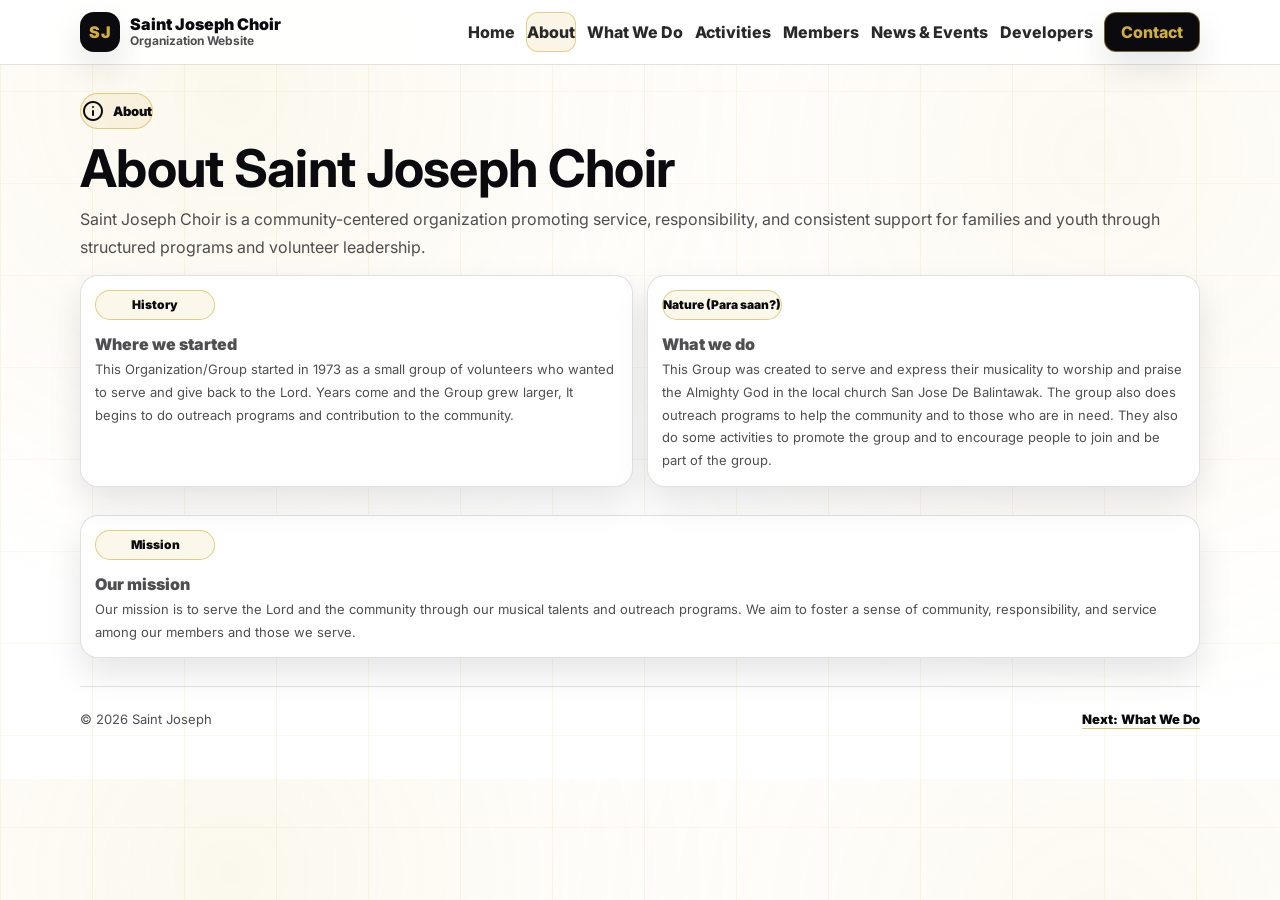
<file: saint-joseph-website/about/index.html>
<!doctype html>
<html lang="en">
<head>
  <meta charset="utf-8" />
  <meta name="viewport" content="width=device-width, initial-scale=1" />
  <title>Saint Joseph | About</title>
  <link rel="preconnect" href="https://fonts.googleapis.com">
  <link rel="preconnect" href="https://fonts.gstatic.com" crossorigin>
  <link href="https://fonts.googleapis.com/css2?family=Inter:wght@400;600;700;800;900&display=swap" rel="stylesheet">
  <link rel="stylesheet" href="https://fonts.googleapis.com/css2?family=Material+Symbols+Rounded:opsz,wght,FILL,GRAD@24,700,0,0">
  <link rel="stylesheet" href="../assets/css/styles.css" />
</head>
<body class="bg">
  <a class="skip-link" href="#main">Skip to content</a>
<header class="nav">
  <div class="container nav-inner">
    <a class="brand" href="../home.html" aria-label="Saint Joseph Home">
      <div class="logo-badge">SJ</div>
      <div class="brand-text">
        <div class="brand-title">Saint Joseph Choir</div>
        <div class="brand-sub">Organization Website</div>
      </div>
    </a>

    <nav class="nav-links" aria-label="Primary">
      <a  href="../home.html">Home</a>
      <a class="active" href="../about/index.html">About</a>
      <a  href="../what-we-do/index.html">What We Do</a>
      <a  href="../activities/index.html">Activities</a>
      <a  href="../members/index.html">Members</a>
      <a  href="../news-events/index.html">News & Events</a>
      <a  href="../developers/index.html">Developers</a>
      <a class="nav-cta" href="../contact/index.html">Contact</a>
    </nav>

    <button class="hamburger" data-menu-btn aria-label="Open menu" aria-expanded="false">
      <span></span><span></span><span></span>
    </button>
  </div>

  <div class="container mobile-panel" data-mobile-panel aria-label="Mobile menu">
    <a  href="../home.html">Home</a>
    <a class="active" href="../about/index.html">About</a>
    <a  href="../what-we-do/index.html">What We Do</a>
    <a  href="../activities/index.html">Activities</a>
    <a  href="../members/index.html">Members</a>
    <a  href="../news-events/index.html">News & Events</a>
    <a  href="../developers/index.html">Developers</a>
    <a  href="../contact/index.html">Contact</a>
  </div>
</header>

<main id="main" class="container section">
    <div class="kicker">
      <span class="material-symbols-rounded ico" aria-hidden="true">info</span>
      About
    </div>

    <h1>About Saint Joseph Choir</h1>
    <p class="lead">
      Saint Joseph Choir is a community-centered organization promoting service, responsibility, and consistent support
      for families and youth through structured programs and volunteer leadership.
    </p>

    <div class="grid-2">
      <article class="card">
        <div class="card-inner">
          <div class="pill">History</div>
          <p class="card-title">Where we started</p>
          <p class="small">
            This Organization/Group started in 1973 as a small group of volunteers who wanted to serve and give back to the Lord. Years come and the Group grew larger, It begins to do outreach programs and contribution to the community.
          </p>
        </div>
      </article>

      <article class="card">
        <div class="card-inner">
          <div class="pill">Nature (Para saan?)</div>
          <p class="card-title">What we do</p>
          <p class="small">
            This Group was created to serve and express their musicality to worship and praise the Almighty God in the local church San Jose De Balintawak.
            The group also does outreach programs to help the community and to those who are in need. They also do some activities to promote the group and to encourage people to join and be part of the group.
          </p>
        </div>
      </article>
    </div>

    <section class="section container">
      <article class="card">
        <div class="card-inner">
          <div class="pill">Mission</div>
          <p class="card-title">Our mission</p>
          <p class="small">
            Our mission is to serve the Lord and the community through our musical talents and outreach programs. We aim to foster a sense of community, responsibility, and service among our members and those we serve.
          </p>
        </div>
      </article>
    </section>

    <footer class="footer">
      <div class="container footer-inner">
        <span>© <span id="y"></span> Saint Joseph</span>
        <a href="../what-we-do/index.html">Next: What We Do</a>
      </div>
    </footer>
  </main>

  <script src="../assets/js/main.js"></script>
  <script>document.getElementById('y').textContent = new Date().getFullYear();</script>
</body>
</html>
</file>
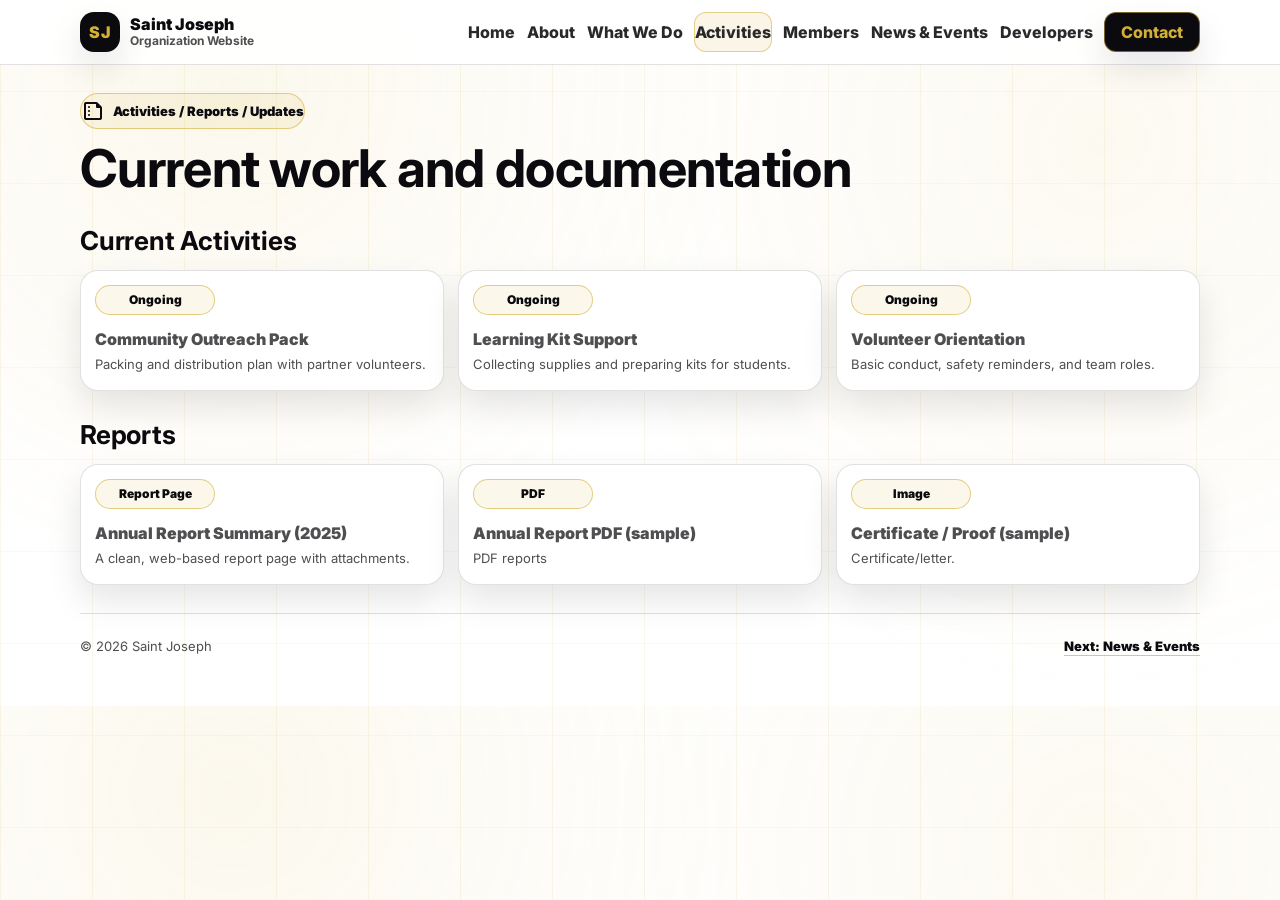
<file: saint-joseph-website/activities/index.html>
<!doctype html>
<html lang="en">
<head>
  <meta charset="utf-8" />
  <meta name="viewport" content="width=device-width, initial-scale=1" />
  <title>Saint Joseph | Activities</title>
  <link rel="preconnect" href="https://fonts.googleapis.com">
  <link rel="preconnect" href="https://fonts.gstatic.com" crossorigin>
  <link href="https://fonts.googleapis.com/css2?family=Inter:wght@400;600;700;800;900&display=swap" rel="stylesheet">
  <link rel="stylesheet" href="https://fonts.googleapis.com/css2?family=Material+Symbols+Rounded:opsz,wght,FILL,GRAD@24,700,0,0">
  <link rel="stylesheet" href="../assets/css/styles.css" />
</head>
<body class="bg">
  <a class="skip-link" href="#main">Skip to content</a>
<header class="nav">
  <div class="container nav-inner">
    <a class="brand" href="../home.html" aria-label="Saint Joseph Home">
      <div class="logo-badge">SJ</div>
      <div class="brand-text">
        <div class="brand-title">Saint Joseph</div>
        <div class="brand-sub">Organization Website</div>
      </div>
    </a>

    <nav class="nav-links" aria-label="Primary">
      <a  href="../home.html">Home</a>
      <a  href="../about/index.html">About</a>
      <a  href="../what-we-do/index.html">What We Do</a>
      <a class="active" href="../activities/index.html">Activities</a>
      <a  href="../members/index.html">Members</a>
      <a  href="../news-events/index.html">News & Events</a>
      <a  href="../developers/index.html">Developers</a>
      <a class="nav-cta" href="../contact/index.html">Contact</a>
    </nav>

    <button class="hamburger" data-menu-btn aria-label="Open menu" aria-expanded="false">
      <span></span><span></span><span></span>
    </button>
  </div>

  <div class="container mobile-panel" data-mobile-panel aria-label="Mobile menu">
    <a  href="../home.html">Home</a>
    <a  href="../about/index.html">About</a>
    <a  href="../what-we-do/index.html">What We Do</a>
    <a class="active" href="../activities/index.html">Activities</a>
    <a  href="../members/index.html">Members</a>
    <a  href="../news-events/index.html">News & Events</a>
    <a  href="../developers/index.html">Developers</a>
    <a  href="../contact/index.html">Contact</a>
  </div>
</header>

<main id="main" class="container section">
    <div class="kicker">
      <span class="material-symbols-rounded ico" aria-hidden="true">summarize</span>
      Activities / Reports / Updates
    </div>

    <h1>Current work and documentation</h1>
    

    <section class="section container">
      <h2>Current Activities</h2>
      <div class="cards">
        <article class="card">
          <div class="card-inner">
            <div class="pill">Ongoing</div>
            <p class="card-title">Community Outreach Pack</p>
            <p class="small">Packing and distribution plan with partner volunteers.</p>
          </div>
        </article>

        <article class="card">
          <div class="card-inner">
            <div class="pill">Ongoing</div>
            <p class="card-title">Learning Kit Support</p>
            <p class="small">Collecting supplies and preparing kits for students.</p>
          </div>
        </article>

        <article class="card">
          <div class="card-inner">
            <div class="pill">Ongoing</div>
            <p class="card-title">Volunteer Orientation</p>
            <p class="small">Basic conduct, safety reminders, and team roles.</p>
          </div>
        </article>
      </div>
    </section>

    <section class="section container">
      <h2>Reports</h2>
      <div class="cards">
        <article class="card">
          <div class="card-inner">
            <div class="pill">Report Page</div>
            <p class="card-title"><a href="../activities/report-2025.html">Annual Report Summary (2025)</a></p>
            <p class="small">A clean, web-based report page with attachments.</p>
          </div>
        </article>

        <article class="card">
          <div class="card-inner">
            <div class="pill">PDF</div>
            <p class="card-title"><a href="../docs/annual-report-2025.pdf">Annual Report PDF (sample)</a></p>
            <p class="small">PDF reports</p>
          </div>
        </article>

        <article class="card">
          <div class="card-inner">
            <div class="pill">Image</div>
            <p class="card-title"><a href="../docs/certificate.jpg">Certificate / Proof (sample)</a></p>
            <p class="small">Certificate/letter.</p>
          </div>
        </article>
      </div>
    </section>

    <footer class="footer">
      <div class="container footer-inner">
        <span>© <span id="y"></span> Saint Joseph</span>
        <a href="../news-events/index.html">Next: News & Events</a>
      </div>
    </footer>
  </main>

  <script src="../assets/js/main.js"></script>
  <script>document.getElementById('y').textContent = new Date().getFullYear();</script>
</body>
</html>
</file>
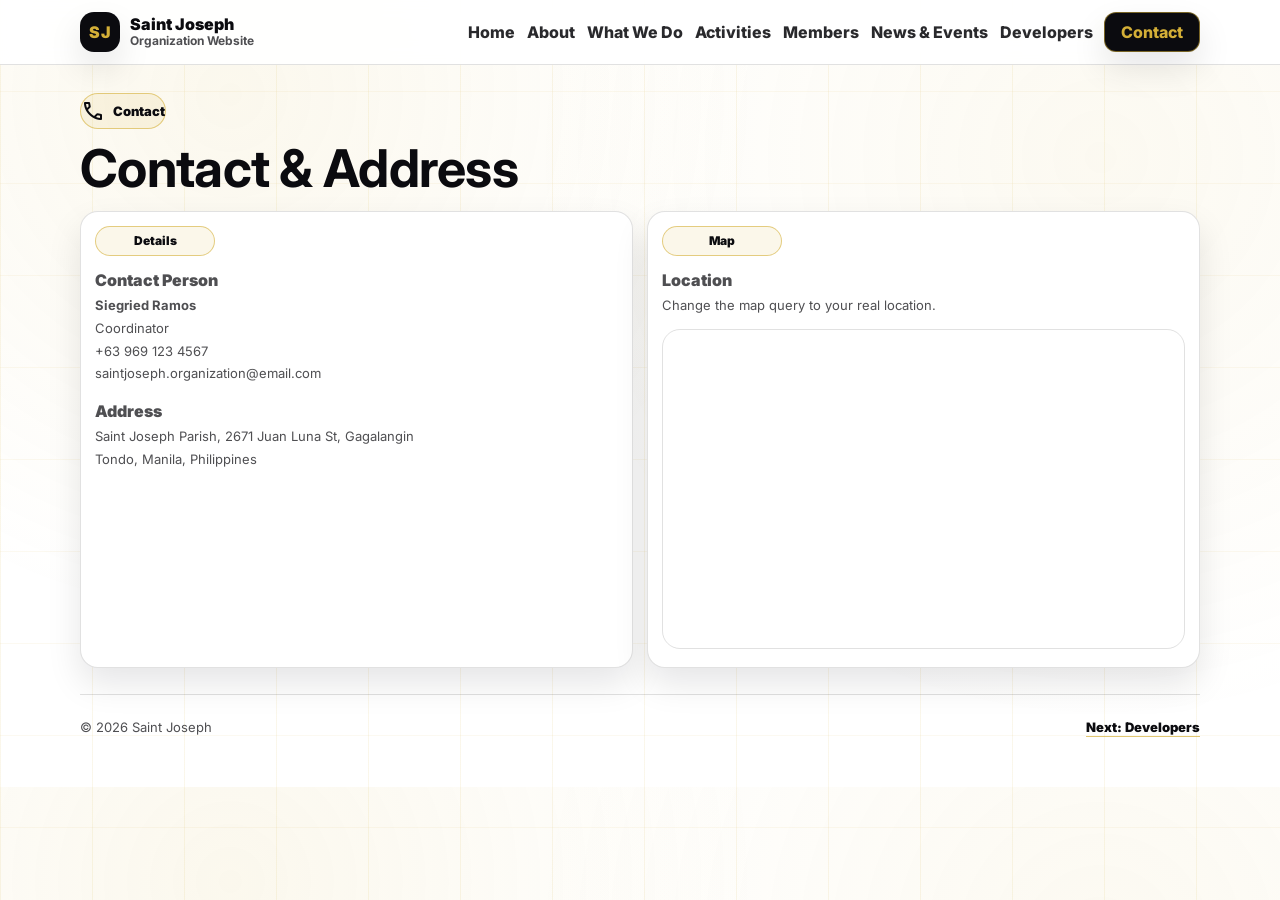
<file: saint-joseph-website/contact/index.html>
<!doctype html>
<html lang="en">
<head>
  <meta charset="utf-8" />
  <meta name="viewport" content="width=device-width, initial-scale=1" />
  <title>Saint Joseph | Contact</title>
  <link rel="preconnect" href="https://fonts.googleapis.com">
  <link rel="preconnect" href="https://fonts.gstatic.com" crossorigin>
  <link href="https://fonts.googleapis.com/css2?family=Inter:wght@400;600;700;800;900&display=swap" rel="stylesheet">
  <link rel="stylesheet" href="https://fonts.googleapis.com/css2?family=Material+Symbols+Rounded:opsz,wght,FILL,GRAD@24,700,0,0">
  <link rel="stylesheet" href="../assets/css/styles.css" />
</head>
<body class="bg">
  <a class="skip-link" href="#main">Skip to content</a>
<header class="nav">
  <div class="container nav-inner">
    <a class="brand" href="../home.html" aria-label="Saint Joseph Home">
      <div class="logo-badge">SJ</div>
      <div class="brand-text">
        <div class="brand-title">Saint Joseph</div>
        <div class="brand-sub">Organization Website</div>
      </div>
    </a>

    <nav class="nav-links" aria-label="Primary">
      <a  href="../home.html">Home</a>
      <a  href="../about/index.html">About</a>
      <a  href="../what-we-do/index.html">What We Do</a>
      <a  href="../activities/index.html">Activities</a>
      <a  href="../members/index.html">Members</a>
      <a  href="../news-events/index.html">News & Events</a>
      <a  href="../developers/index.html">Developers</a>
      <a class="nav-cta" href="../contact/index.html">Contact</a>
    </nav>

    <button class="hamburger" data-menu-btn aria-label="Open menu" aria-expanded="false">
      <span></span><span></span><span></span>
    </button>
  </div>

  <div class="container mobile-panel" data-mobile-panel aria-label="Mobile menu">
    <a  href="../home.html">Home</a>
    <a  href="../about/index.html">About</a>
    <a  href="../what-we-do/index.html">What We Do</a>
    <a  href="../activities/index.html">Activities</a>
    <a  href="../members/index.html">Members</a>
    <a  href="../news-events/index.html">News & Events</a>
    <a  href="../developers/index.html">Developers</a>
    <a class="active" href="../contact/index.html">Contact</a>
  </div>
</header>

<main id="main" class="container section">
    <div class="kicker">
      <span class="material-symbols-rounded ico" aria-hidden="true">call</span>
      Contact
    </div>

    <h1>Contact & Address</h1>
    

    <div class="grid-2">
      <article class="card">
        <div class="card-inner">
          <div class="pill">Details</div>
          <p class="card-title">Contact Person</p>
          <p class="small">
            <b>Siegried Ramos</b><br>
            Coordinator<br>
            +63 969 123 4567<br>
            saintjoseph.organization@email.com
          </p>

          <p class="card-title" style="margin-top:12px;">Address</p>
          <p class="small">
            Saint Joseph Parish, 2671 Juan Luna St, Gagalangin<br>
            Tondo, Manila, Philippines
          </p>
        </div>
      </article>

      <article class="card">
        <div class="card-inner">
          <div class="pill">Map</div>
          <p class="card-title">Location</p>
          <p class="small">Change the map query to your real location.</p>

          <iframe
            title="Google Map Location"
            width="100%" height="320"
            style="border:1px solid rgba(11,11,15,.12); border-radius:18px; margin-top:12px;"
            loading="lazy" allowfullscreen
            referrerpolicy="no-referrer-when-downgrade"
            src="https://www.google.com/maps?q=St%20Joseph%20Church%20Manila&output=embed">
          </iframe>
        </div>
      </article>
    </div>

    <footer class="footer">
      <div class="container footer-inner">
        <span>© <span id="y"></span> Saint Joseph</span>
        <a href="../developers/index.html">Next: Developers</a>
      </div>
    </footer>
  </main>

  <script src="../assets/js/main.js"></script>
  <script>document.getElementById('y').textContent = new Date().getFullYear();</script>
</body>
</html>
</file>
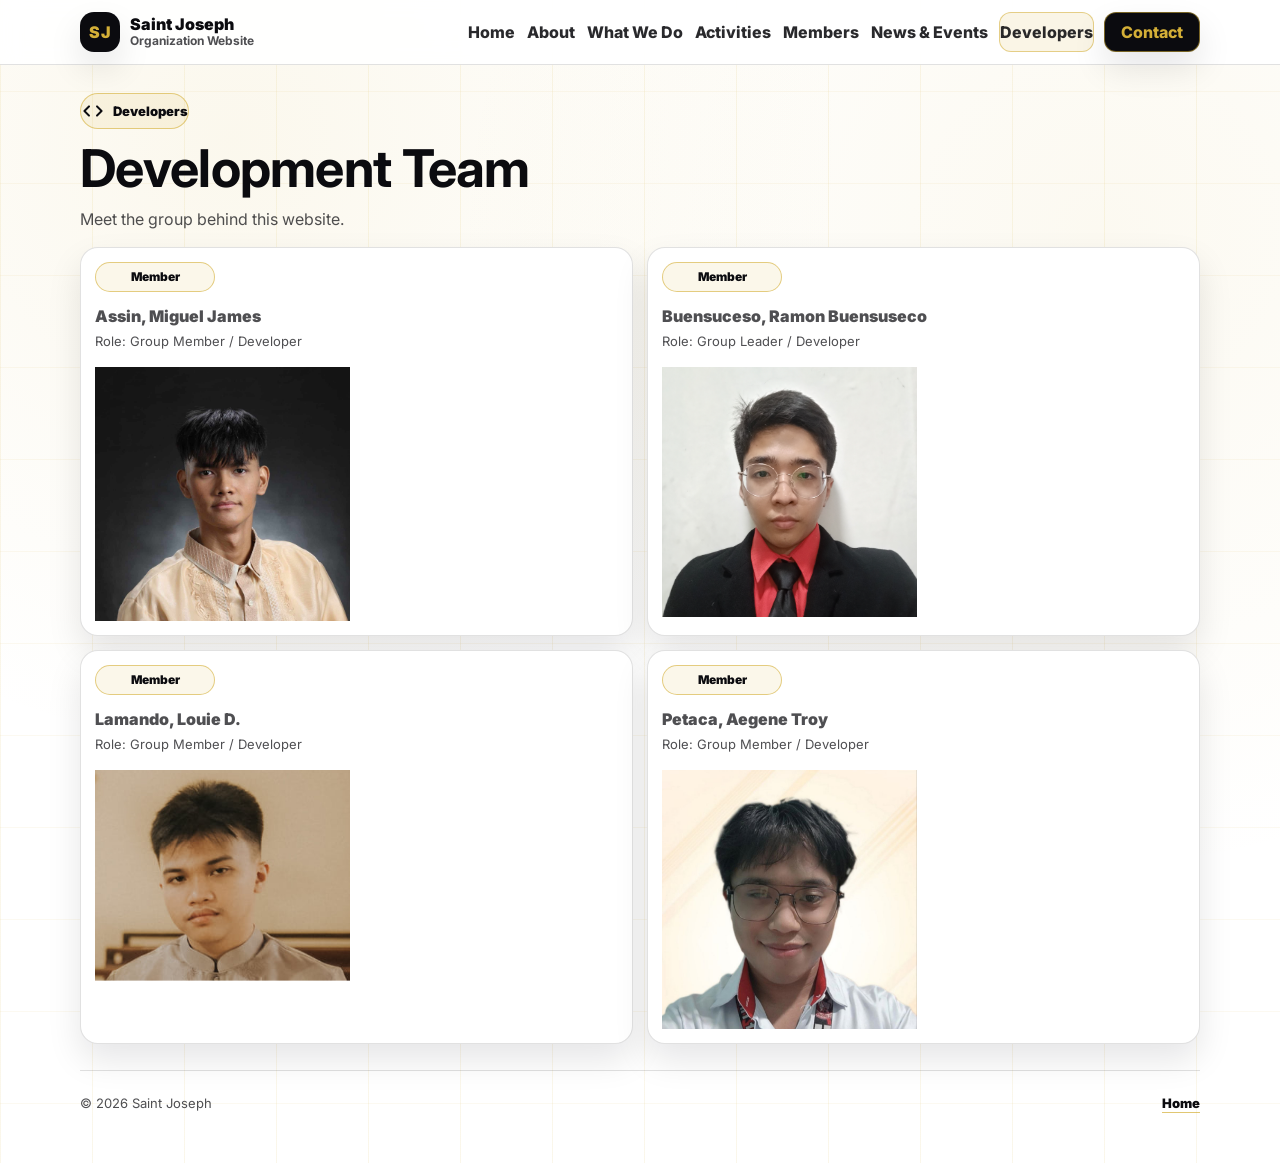
<file: saint-joseph-website/developers/index.html>
<!doctype html>
<html lang="en">
<head>
  <meta charset="utf-8" />
  <meta name="viewport" content="width=device-width, initial-scale=1" />
  <title>Saint Joseph | Developers</title>

  <link rel="preconnect" href="https://fonts.googleapis.com">
  <link rel="preconnect" href="https://fonts.gstatic.com" crossorigin>
  <link href="https://fonts.googleapis.com/css2?family=Inter:wght@400;600;700;800;900&display=swap" rel="stylesheet">
  <link rel="stylesheet" href="https://fonts.googleapis.com/css2?family=Material+Symbols+Rounded:opsz,wght,FILL,GRAD@24,700,0,0">

  <link rel="stylesheet" href="../assets/css/styles.css" />
</head>

<body class="bg">
  <a class="skip-link" href="#main">Skip to content</a>

  <header class="nav">
    <div class="container nav-inner">
      <a class="brand" href="../home.html" aria-label="Saint Joseph Home">
        <div class="logo-badge">SJ</div>
        <div class="brand-text">
          <div class="brand-title">Saint Joseph</div>
          <div class="brand-sub">Organization Website</div>
        </div>
      </a>

      <nav class="nav-links" aria-label="Primary">
        <a href="../home.html">Home</a>
        <a href="../about/index.html">About</a>
        <a href="../what-we-do/index.html">What We Do</a>
        <a href="../activities/index.html">Activities</a>
        <a href="../members/index.html">Members</a>
        <a href="../news-events/index.html">News & Events</a>
        <a class="active" href="../developers/index.html">Developers</a>
        <a class="nav-cta" href="../contact/index.html">Contact</a>
      </nav>

      <button class="hamburger" data-menu-btn aria-label="Open menu" aria-expanded="false">
        <span></span><span></span><span></span>
      </button>
    </div>

    <div class="container mobile-panel" data-mobile-panel aria-label="Mobile menu">
      <a href="../home.html">Home</a>
      <a href="../about/index.html">About</a>
      <a href="../what-we-do/index.html">What We Do</a>
      <a href="../activities/index.html">Activities</a>
      <a href="../members/index.html">Members</a>
      <a href="../news-events/index.html">News & Events</a>
      <a class="active" href="../developers/index.html">Developers</a>
      <a href="../contact/index.html">Contact</a>
    </div>
  </header>

  <main id="main" class="container section">
    <div class="kicker">
      <span class="material-symbols-rounded ico" aria-hidden="true">code</span>
      Developers
    </div>

    <h1>Development Team</h1>
    <p class="lead">
      Meet the group behind this website.
    </p>

    <div class="cards" style="grid-template-columns: repeat(2, 1fr);">
      <!-- MEMBER 1 -->
      <article class="card">
        <div class="card-inner">
          <div class="pill">Member</div>
          <p class="card-title">Assin, Miguel James</p>
          <p class="small">Role: Group Member / Developer</p>

          <div class="grid-2">
            <img src="../assets/img/devs/dev1a1.jpg" alt="Professional photo of Assin, Miguel James (1)">
          </div>
        </div>
      </article>

      <!-- MEMBER 2 -->
      <article class="card">
        <div class="card-inner">
          <div class="pill">Member</div>
          <p class="card-title">Buensuceso, Ramon Buensuseco</p>
          <p class="small">Role: Group Leader / Developer</p>

          <div class="grid-2">
            <img src="../assets/img/devs/dev2b1.jpg" alt="Professional photo of Buensuceso, Ramon Buensuseco (1)">
          </div>
        </div>
      </article>

      <!-- MEMBER 3 -->
      <article class="card">
        <div class="card-inner">
          <div class="pill">Member</div>
          <p class="card-title">Lamando, Louie D.
          </p>
          <p class="small">Role: Group Member / Developer</p>

          <div class="grid-2">
            <img src="../assets/img/devs/dev3c1.png" alt="Professional photo of Lamando, Louie (1)">
          </div>
        </div>
      </article>

      <!-- MEMBER 4 -->
      <article class="card">
        <div class="card-inner">
          <div class="pill">Member</div>
          <p class="card-title">Petaca, Aegene Troy</p>
          <p class="small">Role: Group Member / Developer</p>

          <div class="grid-2">
            <img src="../assets/img/devs/dev4d1.jpg" alt="Professional photo of Petaca, Aegene Troy (1)">
          </div>
        </div>
      </article>
    </div>

    <footer class="footer">
      <div class="container footer-inner">
        <span>© <span id="y"></span> Saint Joseph</span>
        <a href="../home.html">Home</a>
      </div>
    </footer>
  </main>

  <script src="../assets/js/main.js"></script>
  <script>document.getElementById('y').textContent = new Date().getFullYear();</script>
</body>
</html>
</file>
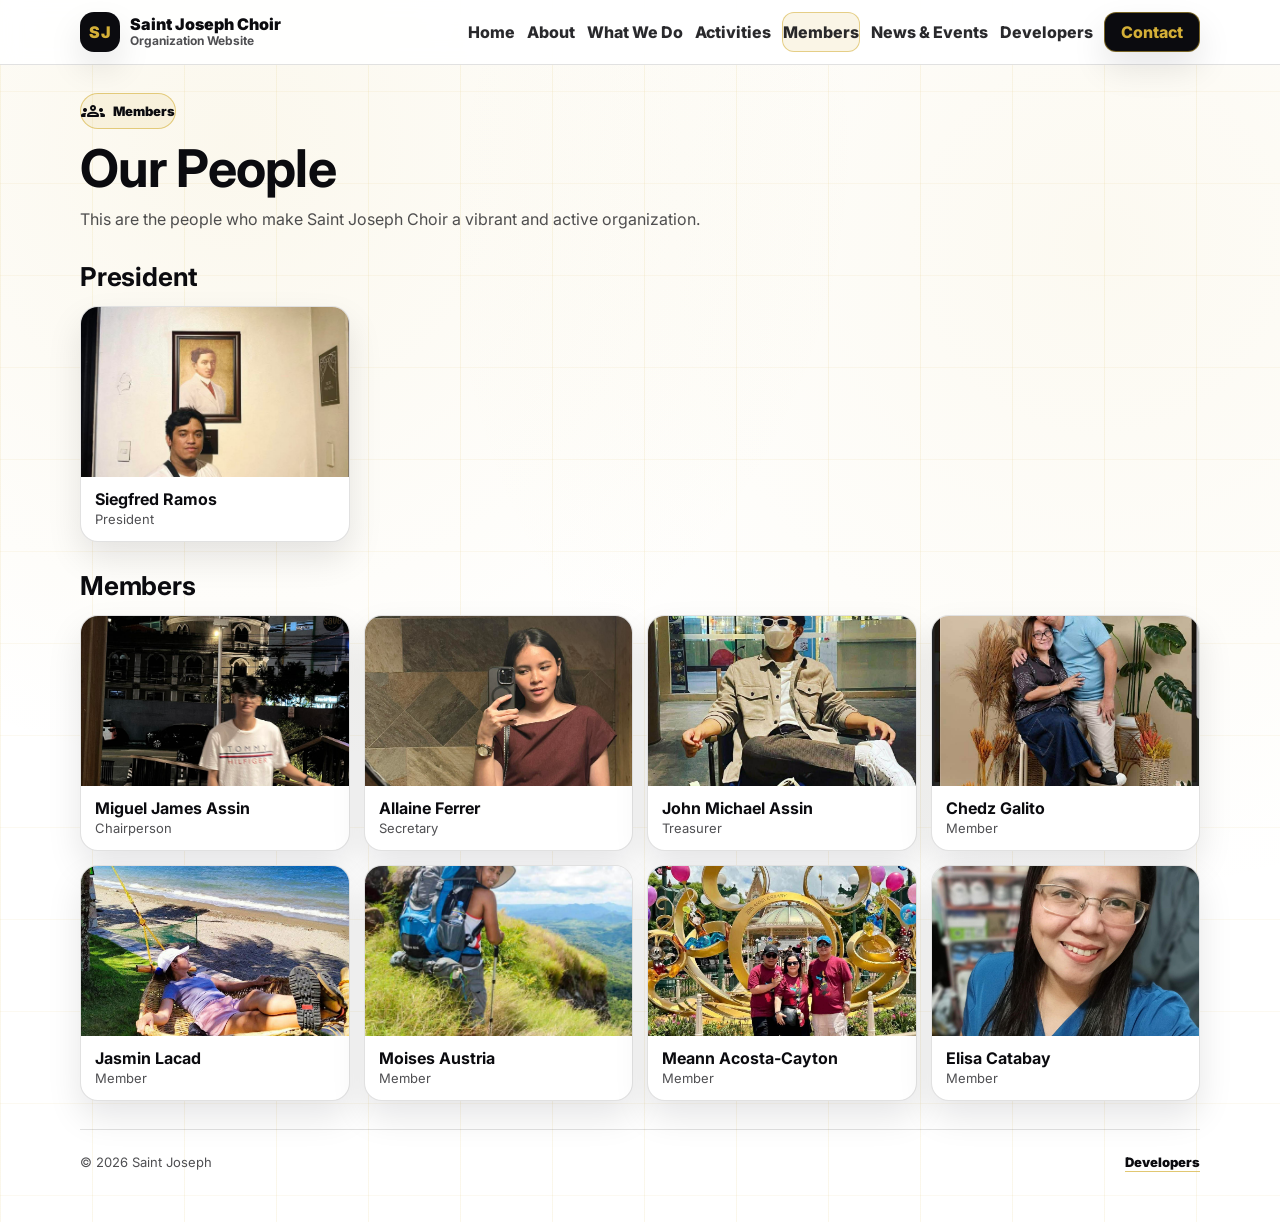
<file: saint-joseph-website/members/index.html>
<!doctype html>
<html lang="en">
<head>
  <meta charset="utf-8" />
  <meta name="viewport" content="width=device-width, initial-scale=1" />
  <title>Saint Joseph | Members</title>
  <link rel="preconnect" href="https://fonts.googleapis.com">
  <link rel="preconnect" href="https://fonts.gstatic.com" crossorigin>
  <link href="https://fonts.googleapis.com/css2?family=Inter:wght@400;600;700;800;900&display=swap" rel="stylesheet">
  <link rel="stylesheet" href="https://fonts.googleapis.com/css2?family=Material+Symbols+Rounded:opsz,wght,FILL,GRAD@24,700,0,0">
  <link rel="stylesheet" href="../assets/css/styles.css" />
</head>
<body class="bg">
  <a class="skip-link" href="#main">Skip to content</a>
<header class="nav">
  <div class="container nav-inner">
    <a class="brand" href="../home.html" aria-label="Saint Joseph Home">
      <div class="logo-badge">SJ</div>
      <div class="brand-text">
        <div class="brand-title">Saint Joseph Choir</div>
        <div class="brand-sub">Organization Website</div>
      </div>
    </a>

    <nav class="nav-links" aria-label="Primary">
      <a  href="../home.html">Home</a>
      <a  href="../about/index.html">About</a>
      <a  href="../what-we-do/index.html">What We Do</a>
      <a  href="../activities/index.html">Activities</a>
      <a class="active" href="../members/index.html">Members</a>
      <a  href="../news-events/index.html">News & Events</a>
      <a  href="../developers/index.html">Developers</a>
      <a class="nav-cta" href="../contact/index.html">Contact</a>
    </nav>

    <button class="hamburger" data-menu-btn aria-label="Open menu" aria-expanded="false">
      <span></span><span></span><span></span>
    </button>
  </div>

  <div class="container mobile-panel" data-mobile-panel aria-label="Mobile menu">
    <a  href="../home.html">Home</a>
    <a  href="../about/index.html">About</a>
    <a  href="../what-we-do/index.html">What We Do</a>
    <a  href="../activities/index.html">Activities</a>
    <a class="active" href="../members/index.html">Members</a>
    <a  href="../news-events/index.html">News & Events</a>
    <a  href="../developers/index.html">Developers</a>
    <a  href="../contact/index.html">Contact</a>
  </div>
</header>

<main id="main" class="container section">
    <div class="kicker">
      <span class="material-symbols-rounded ico" aria-hidden="true">groups</span>
      Members
    </div>

    <h1>Our People</h1>
    <p class="lead">
      This are the people who make Saint Joseph Choir a vibrant and active organization.
    </p>

    <section class="section container">
      <h2>President</h2>
      <div class="people">
        <article class="person">
          <img src="../assets/img/members/president.jpg" alt="President portrait">
          <div class="person-info">
            <strong>Siegfred Ramos</strong>
            <span>President</span>
          </div>
        </article>
      </div>
    </section>

    <section class="section container">
      <h2>Members</h2>
      <div class="people">
        <article class="person">
          <img src="../assets/img/members/member1.jpg" alt="Board member portrait">
          <div class="person-info">
            <strong>Miguel James Assin</strong>
            <span>Chairperson</span>
          </div>
        </article>
        <article class="person">
          <img src="../assets/img/members/member2.jpg" alt="Board member portrait">
          <div class="person-info">
            <strong>Allaine Ferrer</strong>
            <span>Secretary</span>
          </div>
        </article>
        <article class="person">
          <img src="../assets/img/members/member3.jpg" alt="Board member portrait">
          <div class="person-info">
            <strong>John Michael Assin</strong>
            <span>Treasurer</span>
          </div>
        </article>
        <article class="person">
          <img src="../assets/img/members/member4.jpg" alt="Board member portrait">
          <div class="person-info">
            <strong>Chedz Galito</strong>
            <span>Member</span>
          </div>
        </article>
        <article class="person">
          <img src="../assets/img/members/member5.jpg" alt="Board member portrait">
          <div class="person-info">
            <strong>Jasmin Lacad</strong>
            <span>Member</span>
          </div>
        </article>
        <article class="person">
          <img src="../assets/img/members/member6.jpg" alt="Board member portrait">
          <div class="person-info">
            <strong>Moises Austria</strong>
            <span>Member</span>
          </div>
        </article>
        <article class="person">
          <img src="../assets/img/members/member7.jpg" alt="Board member portrait">
          <div class="person-info">
            <strong>Meann Acosta-Cayton</strong>
            <span>Member</span>
          </div>
        </article>
        <article class="person">
          <img src="../assets/img/members/member8.jpg" alt="Board member portrait">
          <div class="person-info">
            <strong>Elisa Catabay</strong>
            <span>Member</span>
          </div>
        </article>
      </div>
    </section>

    <footer class="footer">
      <div class="container footer-inner">
        <span>© <span id="y"></span> Saint Joseph</span>
        <a href="../developers/index.html">Developers</a>
      </div>
    </footer>
  </main>

  <script src="../assets/js/main.js"></script>
  <script>document.getElementById('y').textContent = new Date().getFullYear();</script>
</body>
</html>
</file>
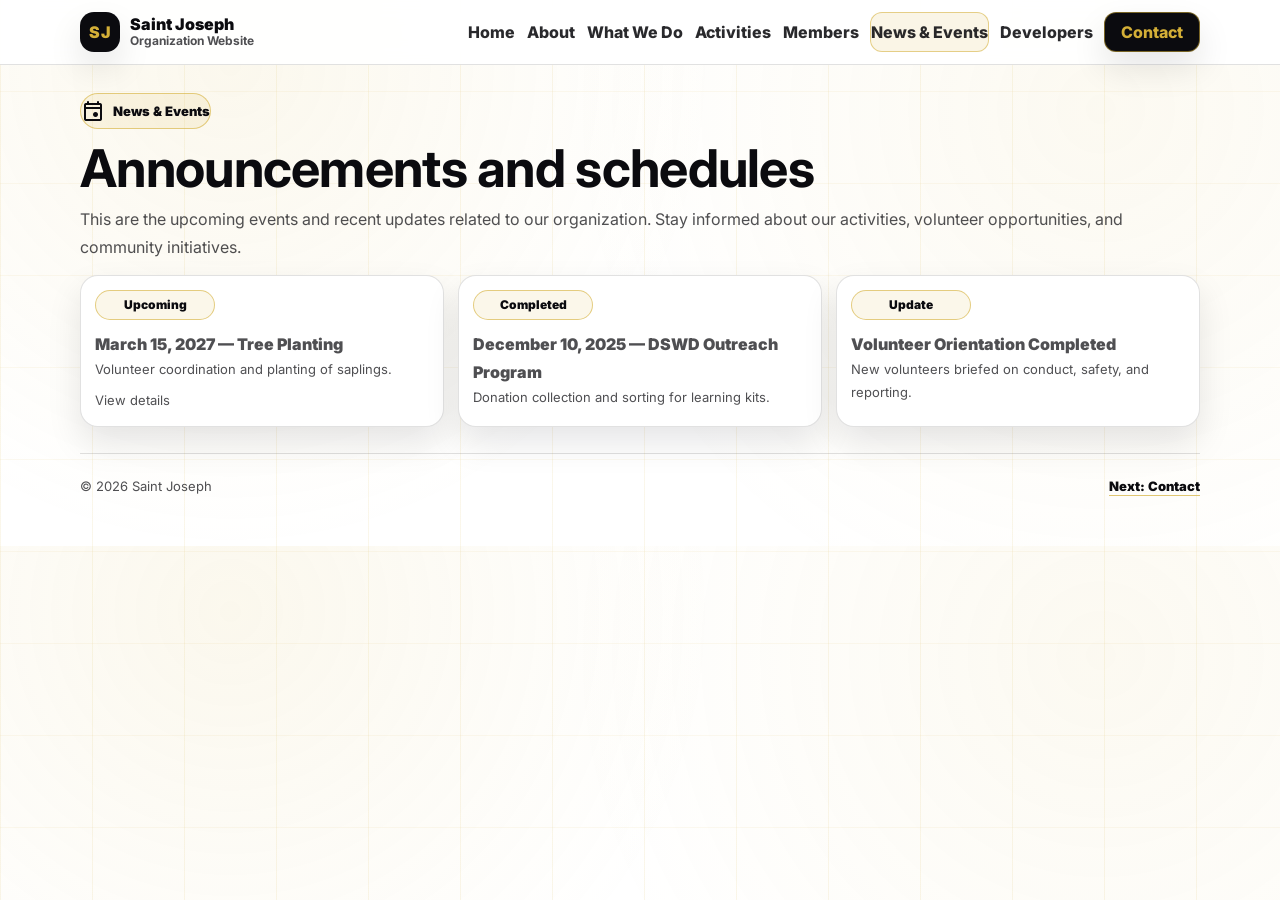
<file: saint-joseph-website/news-events/index.html>
<!doctype html>
<html lang="en">
<head>
  <meta charset="utf-8" />
  <meta name="viewport" content="width=device-width, initial-scale=1" />
  <title>Saint Joseph | News & Events</title>
  <link rel="preconnect" href="https://fonts.googleapis.com">
  <link rel="preconnect" href="https://fonts.gstatic.com" crossorigin>
  <link href="https://fonts.googleapis.com/css2?family=Inter:wght@400;600;700;800;900&display=swap" rel="stylesheet">
  <link rel="stylesheet" href="https://fonts.googleapis.com/css2?family=Material+Symbols+Rounded:opsz,wght,FILL,GRAD@24,700,0,0">
  <link rel="stylesheet" href="../assets/css/styles.css" />
</head>
<body class="bg">
  <a class="skip-link" href="#main">Skip to content</a>
<header class="nav">
  <div class="container nav-inner">
    <a class="brand" href="../home.html" aria-label="Saint Joseph Home">
      <div class="logo-badge">SJ</div>
      <div class="brand-text">
        <div class="brand-title">Saint Joseph</div>
        <div class="brand-sub">Organization Website</div>
      </div>
    </a>

    <nav class="nav-links" aria-label="Primary">
      <a  href="../home.html">Home</a>
      <a  href="../about/index.html">About</a>
      <a  href="../what-we-do/index.html">What We Do</a>
      <a  href="../activities/index.html">Activities</a>
      <a  href="../members/index.html">Members</a>
      <a class="active" href="../news-events/index.html">News & Events</a>
      <a  href="../developers/index.html">Developers</a>
      <a class="nav-cta" href="../contact/index.html">Contact</a>
    </nav>

    <button class="hamburger" data-menu-btn aria-label="Open menu" aria-expanded="false">
      <span></span><span></span><span></span>
    </button>
  </div>

  <div class="container mobile-panel" data-mobile-panel aria-label="Mobile menu">
    <a  href="../home.html">Home</a>
    <a  href="../about/index.html">About</a>
    <a  href="../what-we-do/index.html">What We Do</a>
    <a  href="../activities/index.html">Activities</a>
    <a  href="../members/index.html">Members</a>
    <a class="active" href="../news-events/index.html">News & Events</a>
    <a  href="../developers/index.html">Developers</a>
    <a  href="../contact/index.html">Contact</a>
  </div>
</header>

<main id="main" class="container section">
    <div class="kicker">
      <span class="material-symbols-rounded ico" aria-hidden="true">event</span>
      News & Events
    </div>

    <h1>Announcements and schedules</h1>
    <p class="lead">
      This are the upcoming events and recent updates related to our organization. Stay informed about our activities, volunteer opportunities, and community initiatives.
    </p>

    <div class="cards">
      <article class="card">
        <div class="card-inner">
          <div class="pill">Upcoming</div>
          <p class="card-title">March 15, 2027 — Tree Planting</p>
          <p class="small">Volunteer coordination and planting of saplings.</p>
          <p class="small" style="margin-top:8px;"><a href="../news-events/event-outreach.html">View details</a></p>
        </div>
      </article>

      <article class="card">
        <div class="card-inner">
          <div class="pill">Completed</div>
          <p class="card-title">December 10, 2025 — DSWD Outreach Program</p>
          <p class="small">Donation collection and sorting for learning kits.</p>
        </div>
      </article>

      <article class="card">
        <div class="card-inner">
          <div class="pill">Update</div>
          <p class="card-title">Volunteer Orientation Completed</p>
          <p class="small">New volunteers briefed on conduct, safety, and reporting.</p>
        </div>
      </article>
    </div>

    <footer class="footer">
      <div class="container footer-inner">
        <span>© <span id="y"></span> Saint Joseph</span>
        <a href="../contact/index.html">Next: Contact</a>
      </div>
    </footer>
  </main>

  <script src="../assets/js/main.js"></script>
  <script>document.getElementById('y').textContent = new Date().getFullYear();</script>
</body>
</html>
</file>
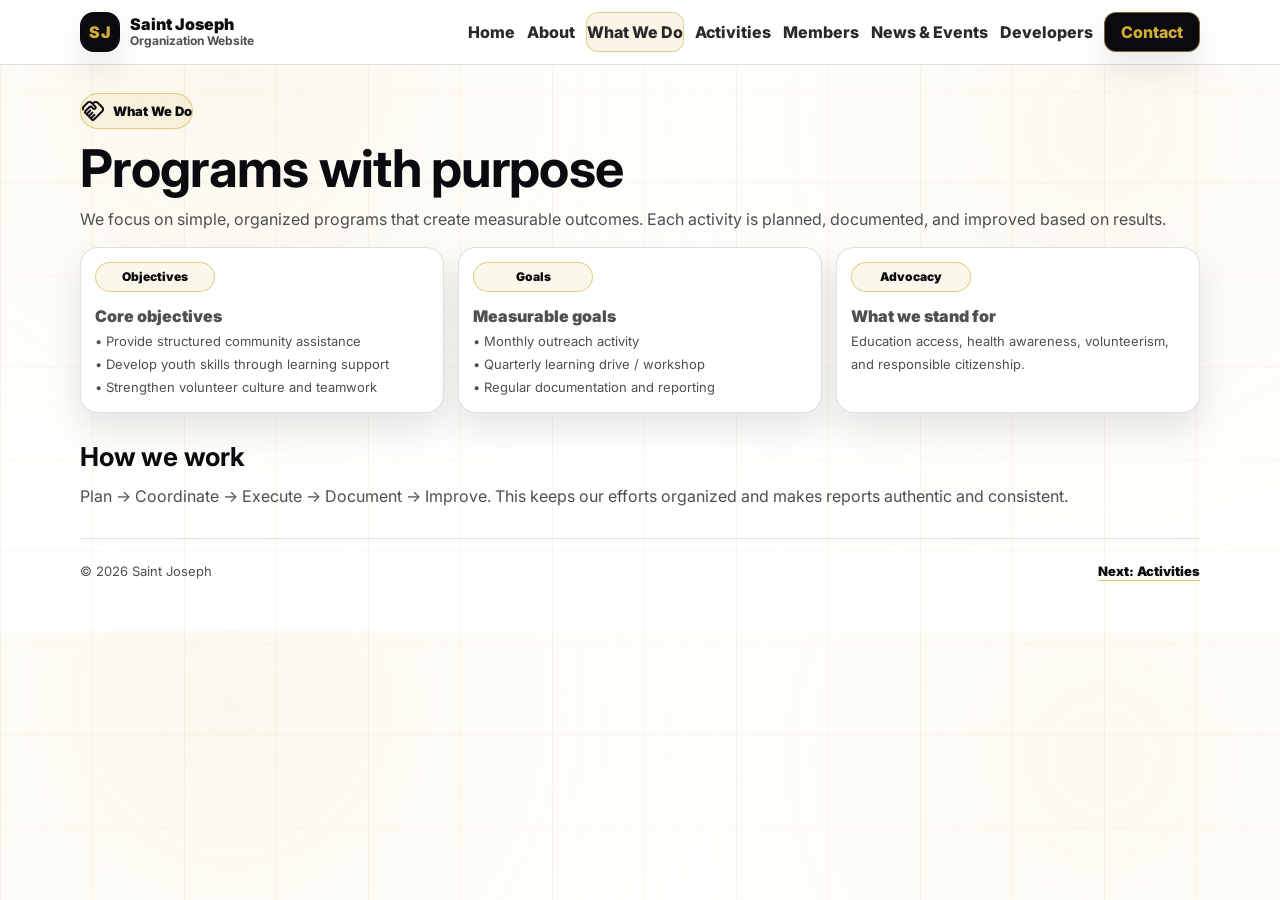
<file: saint-joseph-website/what-we-do/index.html>
<!doctype html>
<html lang="en">
<head>
  <meta charset="utf-8" />
  <meta name="viewport" content="width=device-width, initial-scale=1" />
  <title>Saint Joseph | What We Do</title>
  <link rel="preconnect" href="https://fonts.googleapis.com">
  <link rel="preconnect" href="https://fonts.gstatic.com" crossorigin>
  <link href="https://fonts.googleapis.com/css2?family=Inter:wght@400;600;700;800;900&display=swap" rel="stylesheet">
  <link rel="stylesheet" href="https://fonts.googleapis.com/css2?family=Material+Symbols+Rounded:opsz,wght,FILL,GRAD@24,700,0,0">
  <link rel="stylesheet" href="../assets/css/styles.css" />
</head>
<body class="bg">
  <a class="skip-link" href="#main">Skip to content</a>
<header class="nav">
  <div class="container nav-inner">
    <a class="brand" href="../home.html" aria-label="Saint Joseph Home">
      <div class="logo-badge">SJ</div>
      <div class="brand-text">
        <div class="brand-title">Saint Joseph</div>
        <div class="brand-sub">Organization Website</div>
      </div>
    </a>

    <nav class="nav-links" aria-label="Primary">
      <a  href="../home.html">Home</a>
      <a  href="../about/index.html">About</a>
      <a class="active" href="../what-we-do/index.html">What We Do</a>
      <a  href="../activities/index.html">Activities</a>
      <a  href="../members/index.html">Members</a>
      <a  href="../news-events/index.html">News & Events</a>
      <a  href="../developers/index.html">Developers</a>
      <a class="nav-cta" href="../contact/index.html">Contact</a>
    </nav>

    <button class="hamburger" data-menu-btn aria-label="Open menu" aria-expanded="false">
      <span></span><span></span><span></span>
    </button>
  </div>

  <div class="container mobile-panel" data-mobile-panel aria-label="Mobile menu">
    <a  href="../home.html">Home</a>
    <a  href="../about/index.html">About</a>
    <a class="active" href="../what-we-do/index.html">What We Do</a>
    <a  href="../activities/index.html">Activities</a>
    <a  href="../members/index.html">Members</a>
    <a  href="../news-events/index.html">News & Events</a>
    <a  href="../developers/index.html">Developers</a>
    <a  href="../contact/index.html">Contact</a>
  </div>
</header>

<main id="main" class="container section">
    <div class="kicker">
      <span class="material-symbols-rounded ico" aria-hidden="true">handshake</span>
      What We Do
    </div>

    <h1>Programs with purpose</h1>
    <p class="lead">
      We focus on simple, organized programs that create measurable outcomes.
      Each activity is planned, documented, and improved based on results.
    </p>

    <div class="cards">
      <article class="card">
        <div class="card-inner">
          <div class="pill">Objectives</div>
          <p class="card-title">Core objectives</p>
          <p class="small">
            • Provide structured community assistance<br>
            • Develop youth skills through learning support<br>
            • Strengthen volunteer culture and teamwork
          </p>
        </div>
      </article>

      <article class="card">
        <div class="card-inner">
          <div class="pill">Goals</div>
          <p class="card-title">Measurable goals</p>
          <p class="small">
            • Monthly outreach activity<br>
            • Quarterly learning drive / workshop<br>
            • Regular documentation and reporting
          </p>
        </div>
      </article>

      <article class="card">
        <div class="card-inner">
          <div class="pill">Advocacy</div>
          <p class="card-title">What we stand for</p>
          <p class="small">
            Education access, health awareness, volunteerism, and responsible citizenship.
          </p>
        </div>
      </article>
    </div>

    <section class="section container">
      <h2>How we work</h2>
      <p>
        Plan → Coordinate → Execute → Document → Improve.
        This keeps our efforts organized and makes reports authentic and consistent.
      </p>
    </section>

    <footer class="footer">
      <div class="container footer-inner">
        <span>© <span id="y"></span> Saint Joseph</span>
        <a href="../activities/index.html">Next: Activities</a>
      </div>
    </footer>
  </main>

  <script src="../assets/js/main.js"></script>
  <script>document.getElementById('y').textContent = new Date().getFullYear();</script>
</body>
</html>
</file>
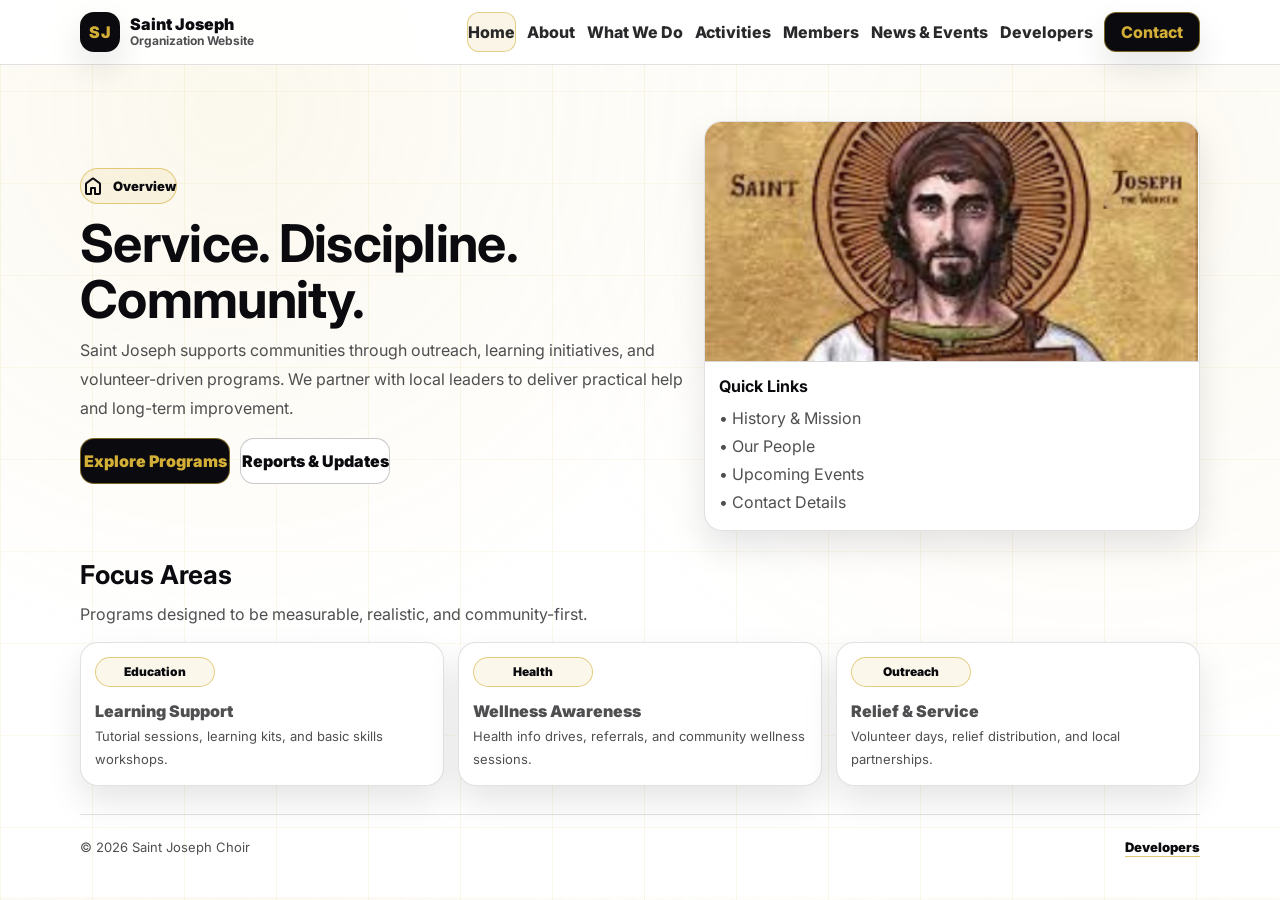
<file: saint-joseph-website/home.html>
<!doctype html>
<html lang="en">
<head>
  <meta charset="utf-8" />
  <meta name="viewport" content="width=device-width, initial-scale=1" />
  <title>Saint Joseph | Home</title>
  <link rel="preconnect" href="https://fonts.googleapis.com">
  <link rel="preconnect" href="https://fonts.gstatic.com" crossorigin>
  <link href="https://fonts.googleapis.com/css2?family=Inter:wght@400;600;700;800;900&display=swap" rel="stylesheet">
  <link rel="stylesheet" href="https://fonts.googleapis.com/css2?family=Material+Symbols+Rounded:opsz,wght,FILL,GRAD@24,700,0,0">
  <link rel="stylesheet" href="assets/css/styles.css" />
</head>
<body class="bg">
  <a class="skip-link" href="#main">Skip to content</a>
<header class="nav">
  <div class="container nav-inner">
    <a class="brand" href="home.html" aria-label="Saint Joseph Home">
      <div class="logo-badge">SJ</div>
      <div class="brand-text">
        <div class="brand-title">Saint Joseph</div>
        <div class="brand-sub">Organization Website</div>
      </div>
    </a>

    <nav class="nav-links" aria-label="Primary">
      <a class="active" href="home.html">Home</a>
      <a  href="about/index.html">About</a>
      <a  href="what-we-do/index.html">What We Do</a>
      <a  href="activities/index.html">Activities</a>
      <a  href="members/index.html">Members</a>
      <a  href="news-events/index.html">News & Events</a>
      <a  href="developers/index.html">Developers</a>
      <a class="nav-cta" href="contact/index.html">Contact</a>
    </nav>

    <button class="hamburger" data-menu-btn aria-label="Open menu" aria-expanded="false">
      <span></span><span></span><span></span>
    </button>
  </div>

  <div class="container mobile-panel" data-mobile-panel aria-label="Mobile menu">
    <a class="active" href="home.html">Home</a>
    <a  href="about/index.html">About</a>
    <a  href="what-we-do/index.html">What We Do</a>
    <a  href="activities/index.html">Activities</a>
    <a  href="members/index.html">Members</a>
    <a  href="news-events/index.html">News & Events</a>
    <a  href="developers/index.html">Developers</a>
    <a  href="contact/index.html">Contact</a>
  </div>
</header>

  <main id="main" class="container hero">
    <div class="hero-grid">
      <section>
        <div class="kicker">
          <span class="material-symbols-rounded ico" aria-hidden="true">home</span>
          Overview
        </div>

        <h1>Service. Discipline. Community.</h1>
        <p class="lead">
          Saint Joseph supports communities through outreach, learning initiatives, and volunteer-driven programs.
          We partner with local leaders to deliver practical help and long-term improvement.
        </p>

        <div class="actions">
          <a class="btn primary" href="what-we-do/index.html">Explore Programs</a>
          <a class="btn ghost" href="activities/index.html">Reports & Updates</a>
        </div>
      </section>

      <aside class="panel" aria-label="Quick links">
        <div class="panel-thumb">
          <img src="assets/img/Saint_Joseph.png" alt="Organization hero image">
        </div>
        <div class="panel-body">
          <strong>Quick Links</strong>
          <p style="margin-top:8px; line-height:1.75;">
            • <a href="about/index.html">History & Mission</a><br>
            • <a href="members/index.html">Our People</a><br>
            • <a href="news-events/index.html">Upcoming Events</a><br>
            • <a href="contact/index.html">Contact Details</a>
          </p>
        </div>
      </aside>
    </div>

    <section class="section container">
      <h2>Focus Areas</h2>
      <p>Programs designed to be measurable, realistic, and community-first.</p>

      <div class="cards">
        <article class="card">
          <div class="card-inner">
            <div class="pill">Education</div>
            <p class="card-title">Learning Support</p>
            <p class="small">Tutorial sessions, learning kits, and basic skills workshops.</p>
          </div>
        </article>

        <article class="card">
          <div class="card-inner">
            <div class="pill">Health</div>
            <p class="card-title">Wellness Awareness</p>
            <p class="small">Health info drives, referrals, and community wellness sessions.</p>
          </div>
        </article>

        <article class="card">
          <div class="card-inner">
            <div class="pill">Outreach</div>
            <p class="card-title">Relief & Service</p>
            <p class="small">Volunteer days, relief distribution, and local partnerships.</p>
          </div>
        </article>
      </div>
    </section>

    <footer class="footer">
      <div class="container footer-inner">
        <span>© <span id="y"></span> Saint Joseph Choir</span>
        <a href="developers/index.html">Developers</a>
      </div>
    </footer>
  </main>

  <script src="assets/js/main.js"></script>
  <script>document.getElementById('y').textContent = new Date().getFullYear();</script>
</body>
</html>
</file>
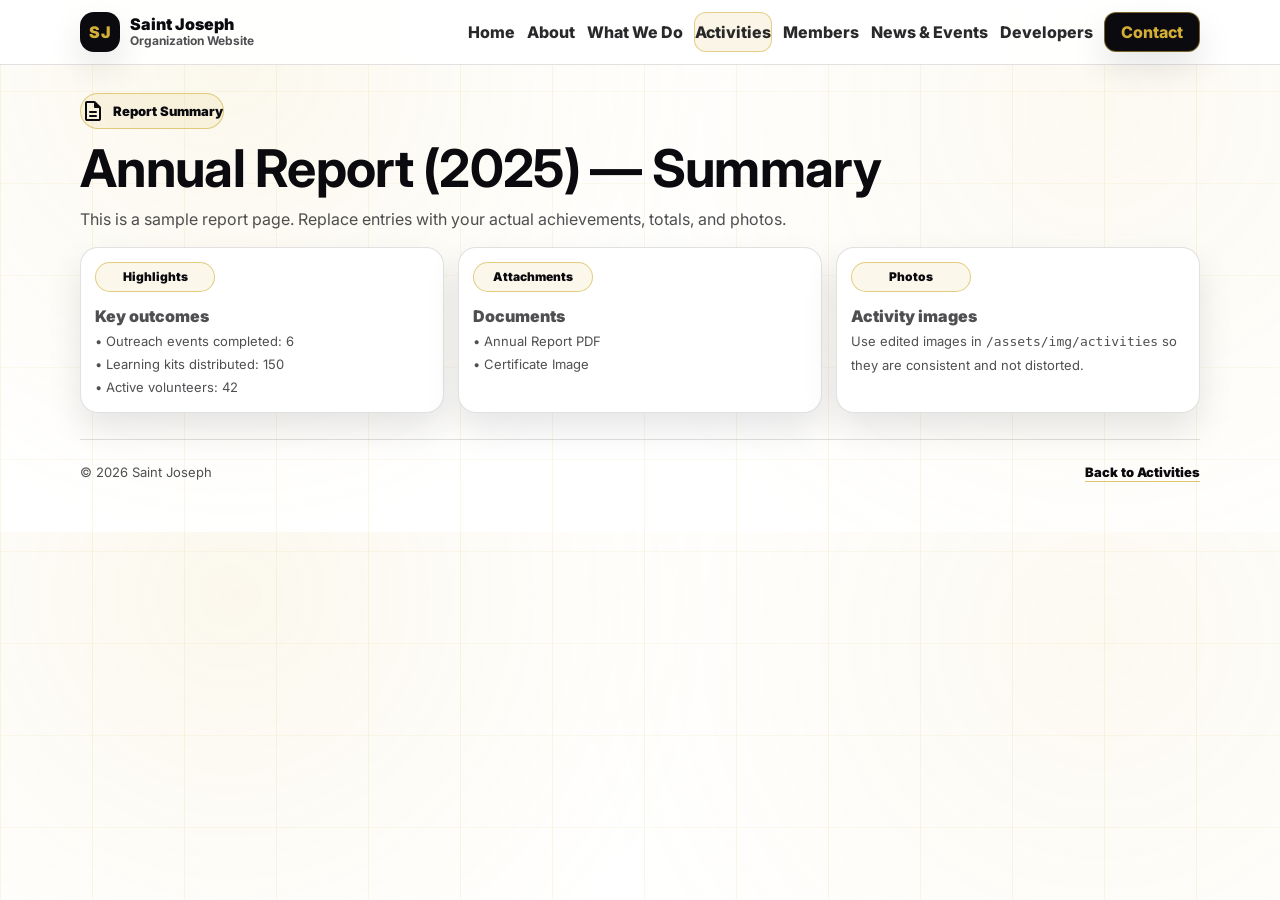
<file: saint-joseph-website/activities/report-2025.html>
<!doctype html>
<html lang="en">
<head>
  <meta charset="utf-8" />
  <meta name="viewport" content="width=device-width, initial-scale=1" />
  <title>Saint Joseph | Annual Report 2025</title>
  <link rel="preconnect" href="https://fonts.googleapis.com">
  <link rel="preconnect" href="https://fonts.gstatic.com" crossorigin>
  <link href="https://fonts.googleapis.com/css2?family=Inter:wght@400;600;700;800;900&display=swap" rel="stylesheet">
  <link rel="stylesheet" href="https://fonts.googleapis.com/css2?family=Material+Symbols+Rounded:opsz,wght,FILL,GRAD@24,700,0,0">
  <link rel="stylesheet" href="../assets/css/styles.css" />
</head>
<body class="bg">
  <a class="skip-link" href="#main">Skip to content</a>
<header class="nav">
  <div class="container nav-inner">
    <a class="brand" href="../home.html" aria-label="Saint Joseph Home">
      <div class="logo-badge">SJ</div>
      <div class="brand-text">
        <div class="brand-title">Saint Joseph</div>
        <div class="brand-sub">Organization Website</div>
      </div>
    </a>

    <nav class="nav-links" aria-label="Primary">
      <a  href="../home.html">Home</a>
      <a  href="../about/index.html">About</a>
      <a  href="../what-we-do/index.html">What We Do</a>
      <a class="active" href="../activities/index.html">Activities</a>
      <a  href="../members/index.html">Members</a>
      <a  href="../news-events/index.html">News & Events</a>
      <a  href="../developers/index.html">Developers</a>
      <a class="nav-cta" href="../contact/index.html">Contact</a>
    </nav>

    <button class="hamburger" data-menu-btn aria-label="Open menu" aria-expanded="false">
      <span></span><span></span><span></span>
    </button>
  </div>

  <div class="container mobile-panel" data-mobile-panel aria-label="Mobile menu">
    <a  href="../home.html">Home</a>
    <a  href="../about/index.html">About</a>
    <a  href="../what-we-do/index.html">What We Do</a>
    <a class="active" href="../activities/index.html">Activities</a>
    <a  href="../members/index.html">Members</a>
    <a  href="../news-events/index.html">News & Events</a>
    <a  href="../developers/index.html">Developers</a>
    <a  href="../contact/index.html">Contact</a>
  </div>
</header>

<main id="main" class="container section">
    <div class="kicker">
      <span class="material-symbols-rounded ico" aria-hidden="true">description</span>
      Report Summary
    </div>

    <h1>Annual Report (2025) — Summary</h1>
    <p class="lead">
      This is a sample report page. Replace entries with your actual achievements, totals, and photos.
    </p>

    <div class="cards">
      <article class="card">
        <div class="card-inner">
          <div class="pill">Highlights</div>
          <p class="card-title">Key outcomes</p>
          <p class="small">
            • Outreach events completed: 6<br>
            • Learning kits distributed: 150<br>
            • Active volunteers: 42
          </p>
        </div>
      </article>

      <article class="card">
        <div class="card-inner">
          <div class="pill">Attachments</div>
          <p class="card-title">Documents</p>
          <p class="small">
            • <a href="../docs/annual-report-2025.pdf">Annual Report PDF</a><br>
            • <a href="../docs/certificate.jpg">Certificate Image</a>
          </p>
        </div>
      </article>

      <article class="card">
        <div class="card-inner">
          <div class="pill">Photos</div>
          <p class="card-title">Activity images</p>
          <p class="small">
            Use edited images in <code>/assets/img/activities</code> so they are consistent and not distorted.
          </p>
        </div>
      </article>
    </div>

    <footer class="footer">
      <div class="container footer-inner">
        <span>© <span id="y"></span> Saint Joseph</span>
        <a href="../activities/index.html">Back to Activities</a>
      </div>
    </footer>
  </main>

  <script src="../assets/js/main.js"></script>
  <script>document.getElementById('y').textContent = new Date().getFullYear();</script>
</body>
</html>
</file>
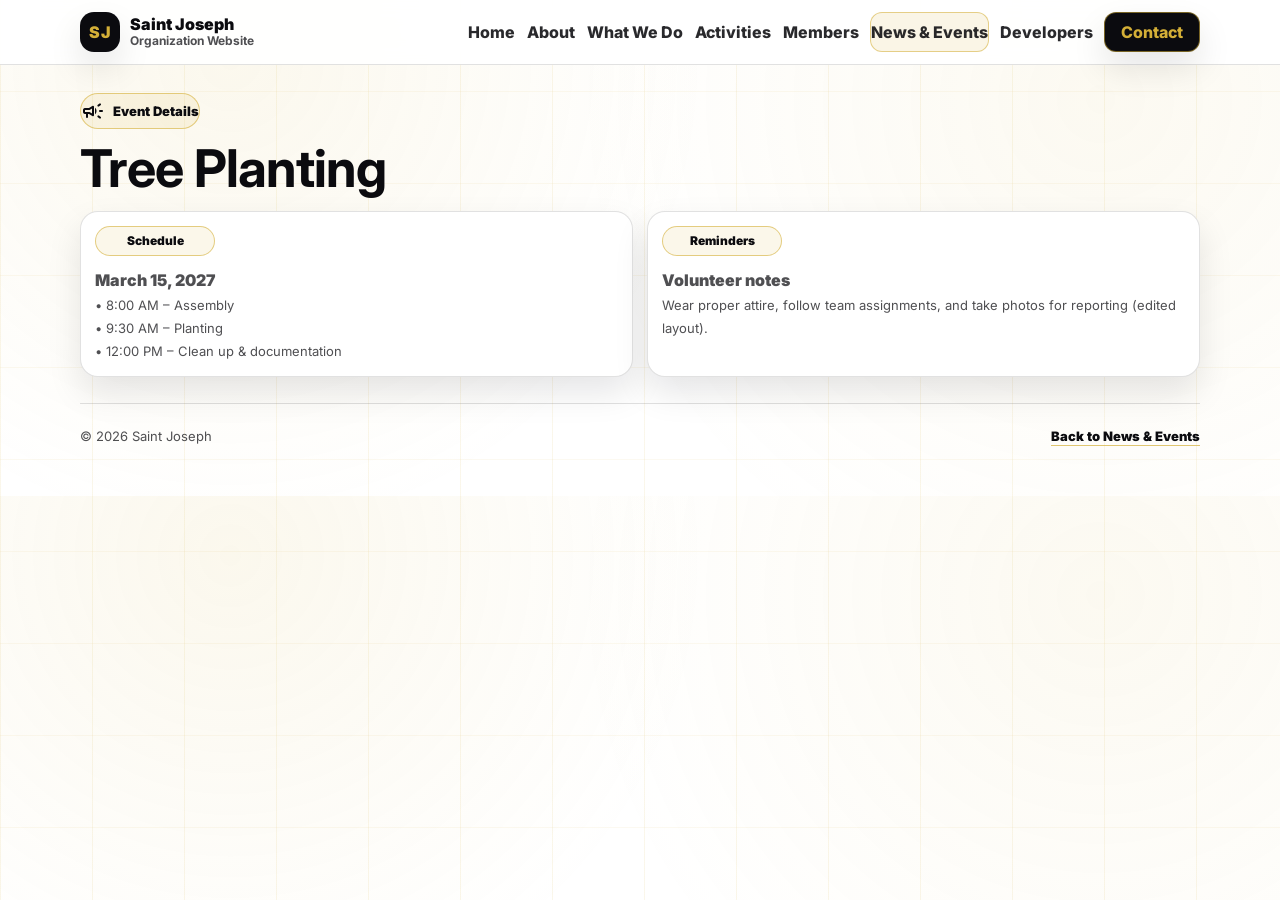
<file: saint-joseph-website/news-events/event-outreach.html>
<!doctype html>
<html lang="en">
<head>
  <meta charset="utf-8" />
  <meta name="viewport" content="width=device-width, initial-scale=1" />
  <title>Saint Joseph | Outreach Day</title>
  <link rel="preconnect" href="https://fonts.googleapis.com">
  <link rel="preconnect" href="https://fonts.gstatic.com" crossorigin>
  <link href="https://fonts.googleapis.com/css2?family=Inter:wght@400;600;700;800;900&display=swap" rel="stylesheet">
  <link rel="stylesheet" href="https://fonts.googleapis.com/css2?family=Material+Symbols+Rounded:opsz,wght,FILL,GRAD@24,700,0,0">
  <link rel="stylesheet" href="../assets/css/styles.css" />
</head>
<body class="bg">
  <a class="skip-link" href="#main">Skip to content</a>
<header class="nav">
  <div class="container nav-inner">
    <a class="brand" href="../home.html" aria-label="Saint Joseph Home">
      <div class="logo-badge">SJ</div>
      <div class="brand-text">
        <div class="brand-title">Saint Joseph</div>
        <div class="brand-sub">Organization Website</div>
      </div>
    </a>

    <nav class="nav-links" aria-label="Primary">
      <a  href="../home.html">Home</a>
      <a  href="../about/index.html">About</a>
      <a  href="../what-we-do/index.html">What We Do</a>
      <a  href="../activities/index.html">Activities</a>
      <a  href="../members/index.html">Members</a>
      <a class="active" href="../news-events/index.html">News & Events</a>
      <a  href="../developers/index.html">Developers</a>
      <a class="nav-cta" href="../contact/index.html">Contact</a>
    </nav>

    <button class="hamburger" data-menu-btn aria-label="Open menu" aria-expanded="false">
      <span></span><span></span><span></span>
    </button>
  </div>

  <div class="container mobile-panel" data-mobile-panel aria-label="Mobile menu">
    <a  href="../home.html">Home</a>
    <a  href="../about/index.html">About</a>
    <a  href="../what-we-do/index.html">What We Do</a>
    <a  href="../activities/index.html">Activities</a>
    <a  href="../members/index.html">Members</a>
    <a class="active" href="../news-events/index.html">News & Events</a>
    <a  href="../developers/index.html">Developers</a>
    <a  href="../contact/index.html">Contact</a>
  </div>
</header>

<main id="main" class="container section">
    <div class="kicker">
      <span class="material-symbols-rounded ico" aria-hidden="true">campaign</span>
      Event Details
    </div>

    <h1>Tree Planting</h1>
    <p class="lead">

    </p>

    <div class="grid-2">
      <article class="card">
        <div class="card-inner">
          <div class="pill">Schedule</div>
          <p class="card-title">March 15, 2027</p>
          <p class="small">
            • 8:00 AM – Assembly<br>
            • 9:30 AM – Planting<br>
            • 12:00 PM – Clean up & documentation
          </p>
        </div>
      </article>

      <article class="card">
        <div class="card-inner">
          <div class="pill">Reminders</div>
          <p class="card-title">Volunteer notes</p>
          <p class="small">
            Wear proper attire, follow team assignments, and take photos for reporting (edited layout).
          </p>
        </div>
      </article>
    </div>

    <footer class="footer">
      <div class="container footer-inner">
        <span>© <span id="y"></span> Saint Joseph</span>
        <a href="../news-events/index.html">Back to News & Events</a>
      </div>
    </footer>
  </main>

  <script src="../assets/js/main.js"></script>
  <script>document.getElementById('y').textContent = new Date().getFullYear();</script>
</body>
</html>
</file>
<file: saint-joseph-website/assets/css/styles.css>
/* White / Black / Gold — NO padding used */
:root{
  --white:#ffffff;
  --black:#0B0B0F;
  --gold:#D4AF37;

  --text:#0B0B0F;
  --muted: rgba(11,11,15,.72);

  --line: rgba(11,11,15,.12);
  --soft: rgba(11,11,15,.06);

  --shadow: 0 16px 34px rgba(11,11,15,.10);
  --radius: 18px;

  --wrap: min(1120px, 92vw);
}

*{ box-sizing:border-box }
html{ scroll-behavior:smooth }
body{
  margin:0;
  font-family: "Inter", system-ui, -apple-system, Segoe UI, Roboto, Arial, sans-serif;
  background:#fff;
  color:var(--text);
}

/* Clean, subtle gold grid (vector-ish) */
.bg{
  background:
    linear-gradient(90deg, rgba(212,175,55,.10) 1px, transparent 1px) 0 0 / 92px 92px,
    linear-gradient(0deg, rgba(212,175,55,.07) 1px, transparent 1px) 0 0 / 92px 92px,
    radial-gradient(circle at 18% 12%, rgba(212,175,55,.09), transparent 42%),
    radial-gradient(circle at 86% 20%, rgba(212,175,55,.07), transparent 45%),
    #fff;
}

a{ color:inherit; text-decoration:none }
img{ max-width:100%; display:block }

.container{ width:var(--wrap); margin:0 auto }

/* Accessibility */
.skip-link{
  position:absolute;
  left:-999px; top:auto;
  width:1px; height:1px;
  overflow:hidden;
}
.skip-link:focus{
  left:12px; top:12px;
  width:auto; height:auto;
  background:#fff;
  border:2px solid var(--gold);
  border-radius:12px;
  margin:0;
}

/* NAV */
.nav{
  position:sticky;
  top:0;
  z-index:50;
  background:rgba(255,255,255,.92);
  backdrop-filter: blur(10px);
  border-bottom:1px solid var(--line);
}
.nav-inner{
  display:flex;
  align-items:center;
  justify-content:space-between;
  min-height:64px;
}
.brand{
  display:flex;
  align-items:center;
  gap:10px;
  margin:10px 0;
}
.logo-badge{
  width:40px; height:40px;
  border-radius:14px;
  background:var(--black);
  color:var(--gold);
  display:grid; place-items:center;
  box-shadow:var(--shadow);
  font-weight:900;
  letter-spacing:.5px;
}
.brand-text{ line-height:1.05 }
.brand-title{ font-weight:900 }
.brand-sub{ font-size:12px; color:var(--muted); font-weight:700; margin-top:2px }

.nav-links{
  display:flex;
  gap:10px;
  align-items:center;
}
.nav-links a{
  display:inline-grid;
  place-items:center;
  min-height:40px;
  border-radius:12px;
  border:1px solid transparent;
  font-weight:800;
  color:rgba(11,11,15,.88);
  margin:10px 0;
}
.nav-links a:not(.nav-cta){ width:max-content }
.nav-links a:hover{ background:var(--soft) }
.nav-links a.active{
  border-color:rgba(212,175,55,.55);
  background:rgba(212,175,55,.12);
}

.nav-cta{
  background:var(--black);
  color:var(--gold) !important;
  border:1px solid rgba(212,175,55,.55) !important;
  box-shadow:var(--shadow);
  min-width:96px;
}

/* Hamburger */
.hamburger{
  display:none;
  background:#fff;
  border:1px solid var(--line);
  border-radius:12px;
  width:44px; height:44px;
  margin:10px 0;
}
.hamburger span{
  display:block;
  width:22px; height:2px;
  background:var(--black);
  margin:4px auto;
}

.mobile-panel{
  display:none;
  margin:0 0 12px 0;
}
.mobile-panel a{
  display:grid;
  place-items:center start;
  min-height:44px;
  border-radius:12px;
  border:1px solid var(--line);
  background:#fff;
  margin:8px 0;
  font-weight:850;
}
.mobile-panel a.active{
  border-color:rgba(212,175,55,.55);
  background:rgba(212,175,55,.12);
}
.mobile-panel.show{ display:block }

@media (max-width: 920px){
  .nav-links{ display:none }
  .hamburger{ display:block }
}

/* HERO */
.hero{
  margin:56px auto 18px auto;
}
.hero-grid{
  display:grid;
  grid-template-columns: 1.1fr .9fr;
  gap:18px;
  align-items:center;
}
@media (max-width: 920px){
  .hero-grid{ grid-template-columns:1fr }
}

.kicker{
  display:inline-flex;
  align-items:center;
  gap:8px;
  border:1px solid rgba(212,175,55,.6);
  background:rgba(212,175,55,.10);
  border-radius:999px;
  min-height:36px;
  font-weight:900;
  font-size:13px;
}
.kicker .ico{ color:var(--black) }

h1{
  margin:12px 0 8px 0;
  font-size: clamp(34px, 4.4vw, 52px);
  line-height:1.08;
  letter-spacing:-.7px;
}
.lead{
  margin:0;
  color:var(--muted);
  font-size:16px;
  line-height:1.8;
}

/* Buttons without padding (use min-height + line-height + width) */
.actions{
  display:flex;
  flex-wrap:wrap;
  gap:10px;
  margin-top:16px;
}
.btn{
  display:inline-grid;
  place-items:center;
  min-height:44px;
  border-radius:14px;
  border:1px solid var(--line);
  background:#fff;
  font-weight:900;
  min-width:150px;
  line-height:44px;
}
.btn.primary{
  background:var(--black);
  color:var(--gold);
  border-color:rgba(212,175,55,.55);
}
.btn.ghost{
  background:#fff;
  color:var(--black);
  border-color:rgba(11,11,15,.22);
}
.btn:hover{ transform: translateY(-1px) }
.btn:active{ transform: translateY(0px) }

/* Panel */
.panel{
  background:#fff;
  border:1px solid var(--line);
  border-radius:var(--radius);
  box-shadow:var(--shadow);
  overflow:hidden;
}
.panel-thumb{
  height:240px;
  background:#f3f4f6;
  border-bottom:1px solid var(--line);
}
.panel-thumb img{ width:100%; height:100%; object-fit:cover }
.panel-body{ margin:14px }
.panel-body strong{ display:block; margin-bottom:6px }
.panel-body p{ margin:0; color:var(--muted); line-height:1.65 }

/* Sections */
.section{
  margin:28px auto;
}
.section h2{
  margin:0 0 10px 0;
  font-size:26px;
  letter-spacing:-.2px;
}
.section p{ margin:0; color:var(--muted); line-height:1.75 }

.cards{
  margin-top:14px;
  display:grid;
  grid-template-columns: repeat(3, 1fr);
  gap:14px;
}
@media (max-width: 920px){ .cards{ grid-template-columns:1fr } }

.card{
  background:#fff;
  border:1px solid var(--line);
  border-radius:var(--radius);
  box-shadow:var(--shadow);
  margin:0;
}
.card-inner{ margin:14px }
.card-title{ font-weight:950; margin:0 0 6px 0 }
.small{ font-size:13px; color:var(--muted); line-height:1.65; margin:0 }

.pill{
  display:inline-grid;
  place-items:center;
  min-height:28px;
  border-radius:999px;
  border:1px solid rgba(212,175,55,.6);
  background:rgba(212,175,55,.10);
  font-weight:900;
  font-size:12px;
  min-width:120px;
  line-height:28px;
  margin-bottom:10px;
}

.grid-2{
  display:grid;
  grid-template-columns: 1fr 1fr;
  gap:14px;
  margin-top:14px;
}
@media (max-width: 920px){
  .grid-2{ grid-template-columns:1fr }
}

/* People */
.people{
  margin-top:14px;
  display:grid;
  grid-template-columns: repeat(4, 1fr);
  gap:14px;
}
@media (max-width: 1100px){ .people{ grid-template-columns: repeat(2, 1fr) } }
@media (max-width: 520px){ .people{ grid-template-columns: 1fr } }

.person{
  background:#fff;
  border:1px solid var(--line);
  border-radius:var(--radius);
  box-shadow:var(--shadow);
  overflow:hidden;
}
.person img{ width:100%; height:170px; object-fit:cover }
.person-info{ margin:12px 14px 14px 14px }
.person-info strong{ display:block }
.person-info span{ display:block; color:var(--muted); font-size:13px; margin-top:2px }

/* Footer */
.footer{
  border-top:1px solid var(--line);
  margin-top:26px;
  margin-bottom:18px;
}
.footer-inner{
  min-height:64px;
  display:flex;
  align-items:center;
  justify-content:space-between;
  gap:12px;
  color:var(--muted);
  font-size:13px;
}
.footer a{
  color:var(--black);
  font-weight:950;
  text-decoration: underline;
  text-decoration-color: rgba(212,175,55,.7);
  text-underline-offset: 4px;
}
</file>
